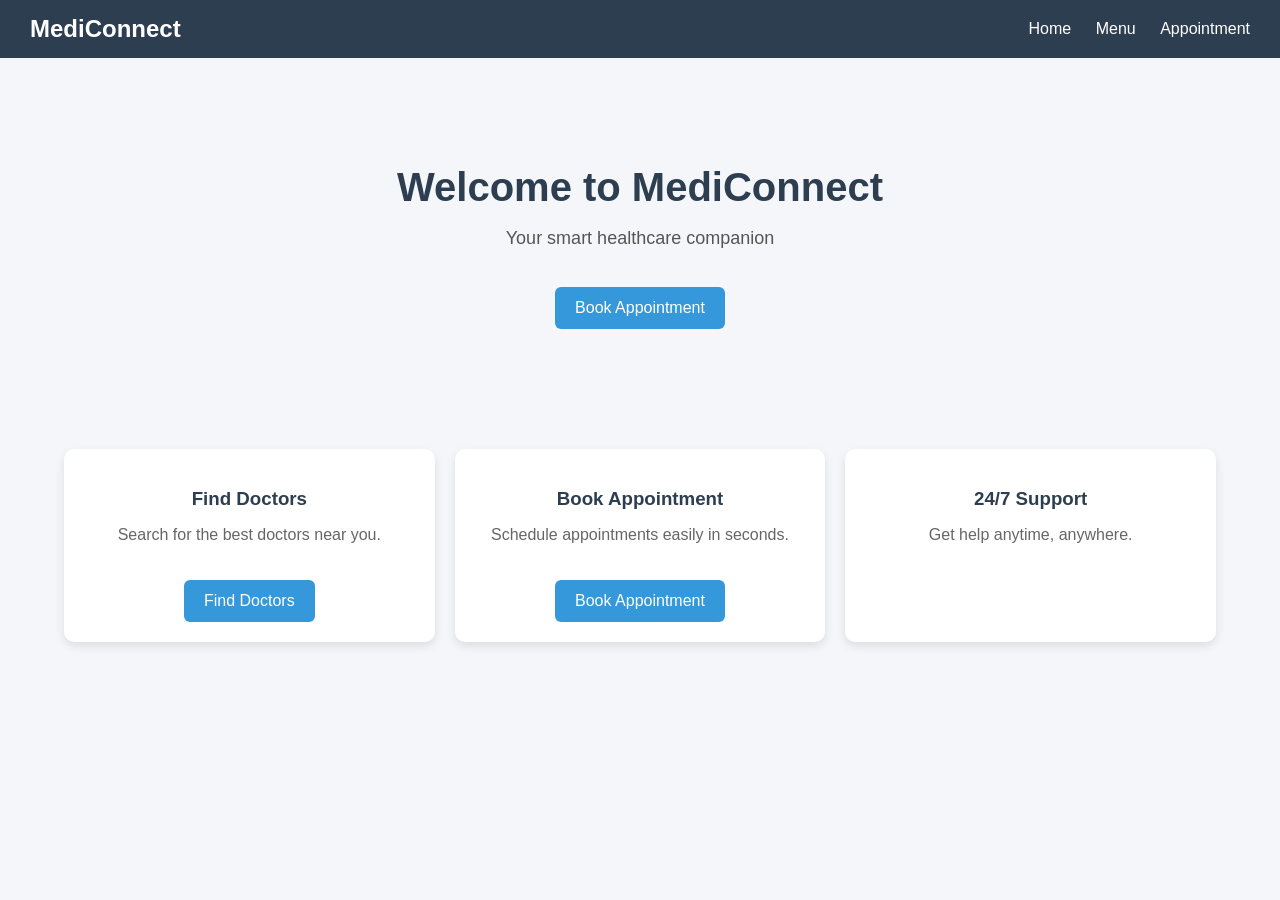
<file: index.html>
<!DOCTYPE html>
<html>
<head>
    <meta charset="UTF-8">
    <meta name="viewport" content="width=device-width, initial-scale=1.0">
    <title>MediConnect</title>

    <style>
        body {
            margin: 0;
            font-family: 'Segoe UI', sans-serif;
            background: #f4f6f9;
        }

        /* Navbar */
        nav {
            background: #2c3e50;
            padding: 15px 30px;
            display: flex;
            justify-content: space-between;
            align-items: center;
        }

        nav h2 {
            color: white;
            margin: 0;
        }

        nav a {
            color: white;
            margin-left: 20px;
            text-decoration: none;
            font-size: 16px;
            transition: 0.3s;
        }

        nav a:hover {
            color: #3498db;
        }

        /* Hero Section */
        .hero {
            text-align: center;
            padding: 80px 20px;
        }

        .hero h1 {
            font-size: 40px;
            margin-bottom: 10px;
            color: #2c3e50;
        }

        .hero p {
            font-size: 18px;
            color: #555;
        }

        /* Button */
        .btn {
            display: inline-block;
            margin-top: 20px;
            padding: 12px 20px;
            background: #3498db;
            color: white;
            border-radius: 6px;
            text-decoration: none;
            transition: 0.3s;
        }

        .btn:hover {
            background: #2980b9;
        }

        /* Cards */
        .container {
            width: 90%;
            margin: auto;
            margin-top: 40px;
            display: grid;
            grid-template-columns: repeat(auto-fit, minmax(250px, 1fr));
            gap: 20px;
        }

        .card {
            background: white;
            padding: 20px;
            border-radius: 10px;
            text-align: center;
            box-shadow: 0 4px 10px rgba(0,0,0,0.1);
        }

        .card h3 {
            margin-bottom: 10px;
            color: #2c3e50;
        }

        .card p {
            color: #666;
        }
    </style>
</head>

<body>

    <!-- Navbar -->
    <nav>
        <h2>MediConnect</h2>
        <div>
            <a href="login.html">Home</a>
            <a href="menu.html">Menu</a>
            <a href="appointment.html">Appointment</a>
        </div>
    </nav>

    <!-- Hero Section -->
    <div class="hero">
        <h1>Welcome to MediConnect</h1>
        <p>Your smart healthcare companion</p>
        <a href="appointment.html" class="btn">Book Appointment</a>
    </div>

    <!-- Cards Section -->
    <div class="container">
       <div class="card">
    <h3>Find Doctors</h3>
    <p>Search for the best doctors near you.</p>
    <a href="menu.html" class="btn">Find Doctors</a>
        </div>

        <div class="card">
            <h3>Book Appointment</h3>
            <p>Schedule appointments easily in seconds.</p>
            <a href="appointment.html" class="btn">Book Appointment</a>
        </div>

        <div class="card">
            <h3>24/7 Support</h3>
            <p>Get help anytime, anywhere.</p>
        </div>
    </div>

</body>
</html>
</file>
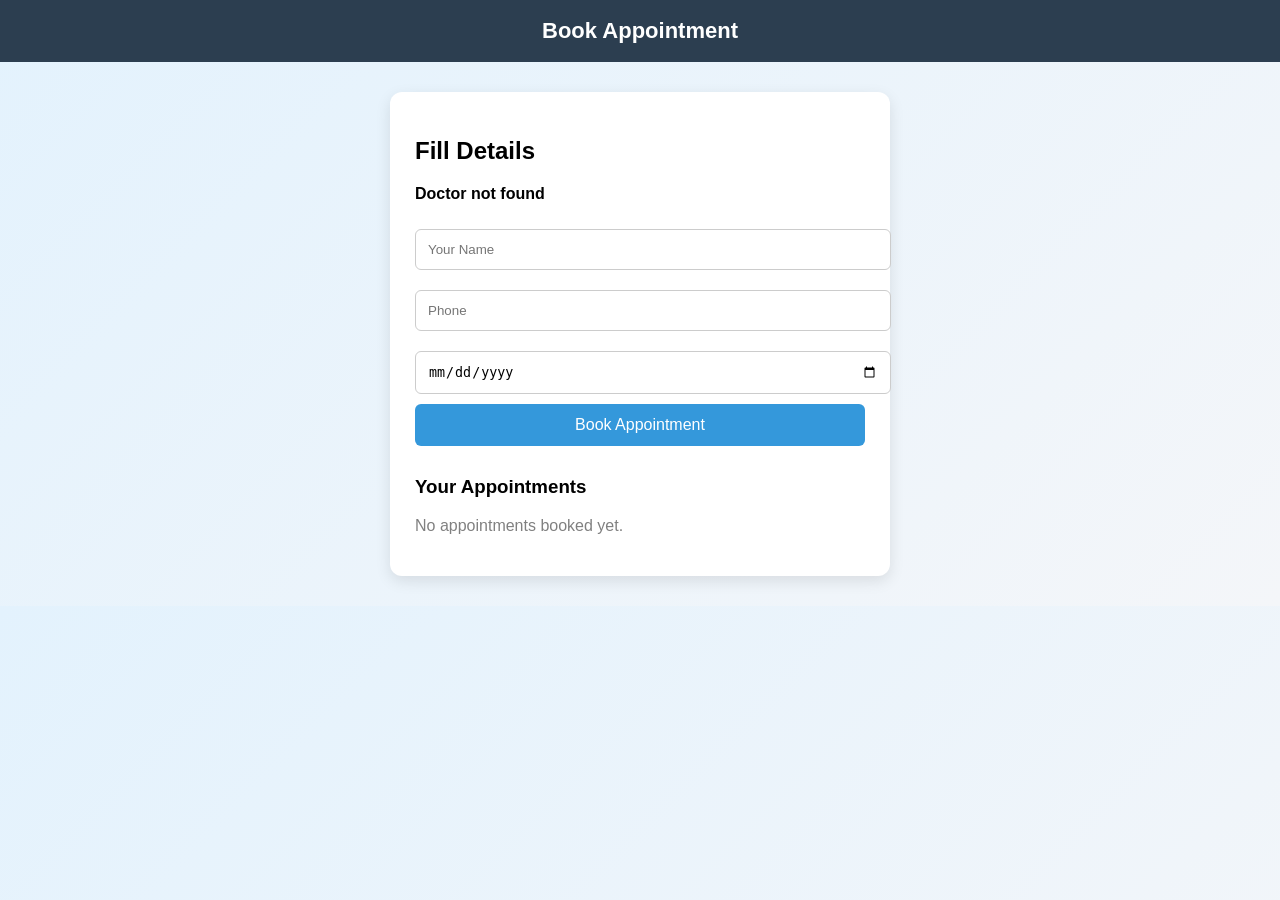
<file: appointment.html>
<!DOCTYPE html>
<html lang="en">
<head>
<meta charset="UTF-8">
<meta name="viewport" content="width=device-width, initial-scale=1.0">
<title>Book Appointment</title>

<style>
body {
    font-family: 'Segoe UI', sans-serif;
    margin: 0;
    background: linear-gradient(135deg, #e3f2fd, #f4f6f9);
}

/* Navbar */
.navbar {
    background: #2c3e50;
    padding: 18px;
    color: white;
    text-align: center;
    font-size: 22px;
    font-weight: bold;
}

/* Container */
.container {
    width: 90%;
    max-width: 500px;
    margin: 30px auto;
}

/* Card */
.card {
    background: white;
    padding: 25px;
    border-radius: 12px;
    box-shadow: 0 5px 15px rgba(0,0,0,0.1);
}

/* Inputs */
input {
    width: 100%;
    padding: 12px;
    margin: 10px 0;
    border-radius: 6px;
    border: 1px solid #ccc;
    transition: 0.2s;
}

input:focus {
    border-color: #3498db;
    outline: none;
}

/* Button */
button {
    width: 100%;
    background: #3498db;
    color: white;
    padding: 12px;
    border: none;
    border-radius: 6px;
    font-size: 16px;
    cursor: pointer;
    transition: 0.3s;
}

button:hover {
    background: #2980b9;
}

/* Appointment cards */
#appointments-list div {
    border: 1px solid #ddd;
    padding: 10px;
    border-radius: 8px;
    margin: 8px 0;
    background: #f9f9f9;
}

/* Popup */
.popup {
    position: fixed;
    top: 20px;
    right: 20px;
    padding: 15px 20px;
    border-radius: 8px;
    color: white;
    display: none;
}

.success { background: #2ecc71; }
.error   { background: #e74c3c; }

</style>
</head>

<body>

<div class="navbar">Book Appointment</div>

<div class="container">
    <div class="card">
        <h2>Fill Details</h2>

        <p id="doctor-info" style="font-weight: bold;"></p>

        <input type="text" id="name" placeholder="Your Name">
        <input type="text" id="phone" placeholder="Phone">
        <input type="date" id="date">

        <button onclick="bookAppointment()">Book Appointment</button>

        <div id="appointments-section" style="margin-top: 30px;">
            <h3>Your Appointments</h3>
            <div id="appointments-list"></div>
        </div>
    </div>
</div>

<!-- Popup -->
<div id="popup" class="popup"></div>

<script>

// Doctors data
const doctors = [
    { id: 1, name: "Dr. Ayesha Khan",  speciality: "Cardiologist",  city: "Mumbai" },
    { id: 2, name: "Dr. Rahul Sharma", speciality: "Dermatologist", city: "Thane" },
    { id: 3, name: "Dr. Priya Mehta",  speciality: "Pediatrician",  city: "Mumbai" },
    { id: 4, name: "Dr. Suresh Patil", speciality: "Orthopedic",    city: "Thane" }
];

// Get doctor from URL
const urlParams = new URLSearchParams(window.location.search);
const doctorId = parseInt(urlParams.get("id"));

const selectedDoctor = doctors.find(doc => doc.id === doctorId);

document.getElementById("doctor-info").textContent =
    selectedDoctor 
    ? `Booking for: ${selectedDoctor.name} (${selectedDoctor.speciality} - ${selectedDoctor.city})`
    : "Doctor not found";

// Popup function
function showPopup(message, type) {
    const popup = document.getElementById("popup");
    popup.textContent = message;
    popup.className = "popup " + type;
    popup.style.display = "block";

    setTimeout(() => {
        popup.style.display = "none";
    }, 3000);
}

// Load appointments
function loadAppointments() {
    const list = JSON.parse(localStorage.getItem("appointments")) || [];
    const container = document.getElementById("appointments-list");

    const filtered = list.filter(a => a.doctorId === doctorId);

    if (filtered.length === 0) {
        container.innerHTML = "<p style='color: gray;'>No appointments booked yet.</p>";
        return;
    }

    container.innerHTML = filtered.map(a => `
        <div>
            <p><b>Name:</b> ${a.name}</p>
            <p><b>Phone:</b> ${a.phone}</p>
            <p><b>Date:</b> ${a.date}</p>
        </div>
    `).join("");
}

// Book appointment
function bookAppointment() {

    // 🔐 Login check
    const isLoggedIn = localStorage.getItem("isLoggedIn");

    if (!isLoggedIn) {
        showPopup("❌ Please login first!", "error");
        return;
    }

    const name  = document.getElementById("name").value.trim();
    const phone = document.getElementById("phone").value.trim();
    const date  = document.getElementById("date").value;

    if (!name || !phone || !date) {
        showPopup("❌ Fill all fields!", "error");
        return;
    }

    if (!/^\d{10}$/.test(phone)) {
        showPopup("❌ Enter valid phone number!", "error");
        return;
    }

    const today = new Date().toISOString().split("T")[0];
    if (date < today) {
        showPopup("❌ Select future date!", "error");
        return;
    }

    const appointments = JSON.parse(localStorage.getItem("appointments")) || [];

    appointments.push({
        doctorId,
        name,
        phone,
        date
    });

    localStorage.setItem("appointments", JSON.stringify(appointments));

    showPopup("✅ Appointment booked!", "success");

    document.getElementById("name").value = "";
    document.getElementById("phone").value = "";
    document.getElementById("date").value = "";

    loadAppointments();
}

// Load on start
loadAppointments();

</script>

</body>
</html>
</file>
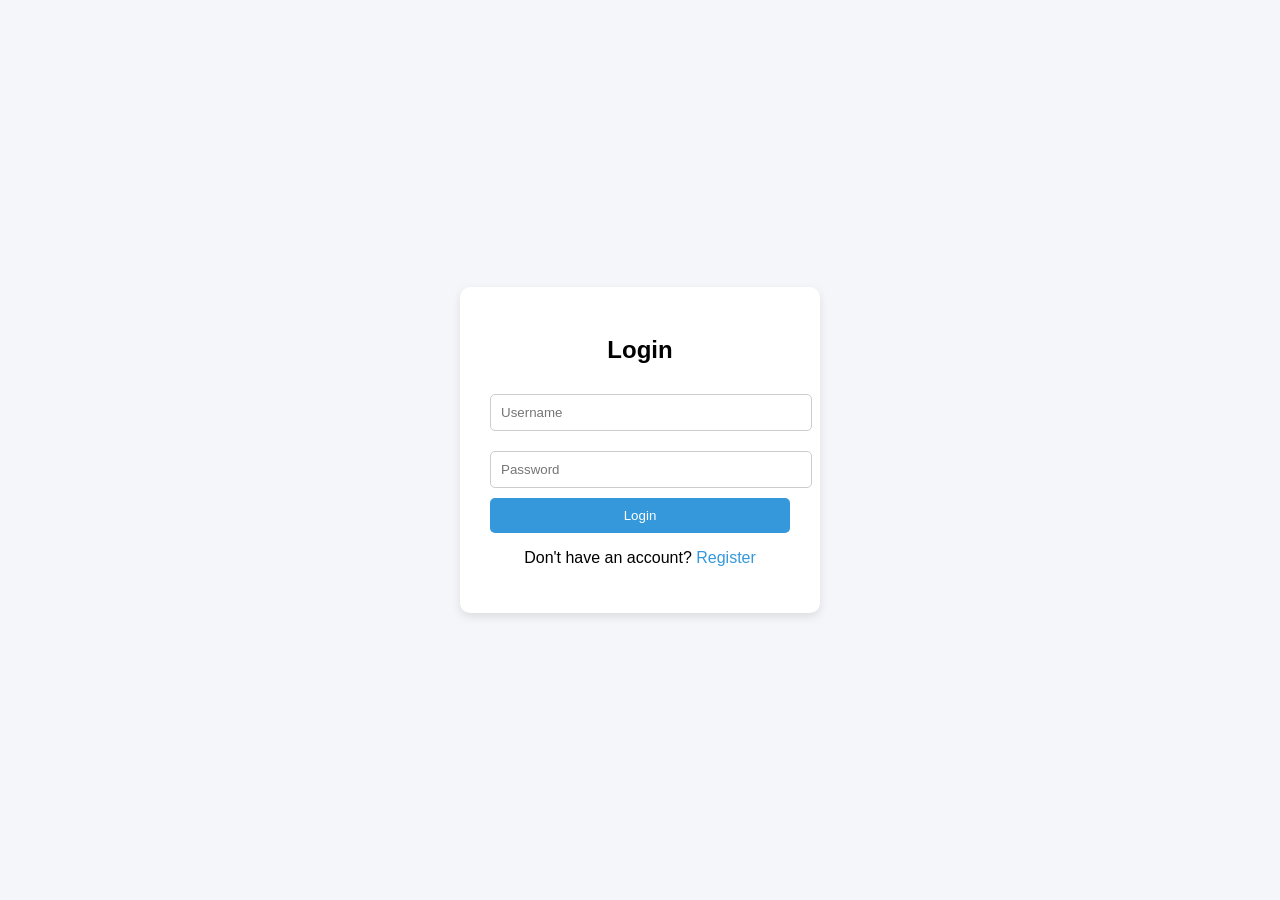
<file: login.html>
<!DOCTYPE html>
<html>
<head>
    <title>Login Page</title>
    <style>
        body {
            font-family: Arial, sans-serif;
            background: #f4f6f9;
            display: flex;
            justify-content: center;
            align-items: center;
            height: 100vh;
            margin: 0;
        }

        .login-box {
            background: white;
            padding: 30px;
            border-radius: 10px;
            box-shadow: 0 4px 10px rgba(0,0,0,0.1);
            width: 300px;
        }

        h2 {
            text-align: center;
            margin-bottom: 20px;
        }

        input {
            width: 100%;
            padding: 10px;
            margin: 10px 0;
            border-radius: 5px;
            border: 1px solid #ccc;
        }

        button {
            width: 100%;
            padding: 10px;
            background: #3498db;
            color: white;
            border: none;
            border-radius: 5px;
            cursor: pointer;
        }

        button:hover {
            background: #2980b9;
        }

        .link {
            text-align: center;
            margin-top: 10px;
        }

        .link a {
            text-decoration: none;
            color: #3498db;
        }
    </style>
</head>

<body>

<div class="login-box">
    <h2>Login</h2>

    <form onsubmit="loginUser(event)">
        <input type="text" placeholder="Username" required>
        <input type="password" placeholder="Password" required>
        <button type="submit">Login</button>
    </form>

    <div class="link">
        <p>Don't have an account? <a href="#">Register</a></p>
    </div>
</div>
<script>
function loginUser(event) {
    event.preventDefault(); // stop page reload

    // You can add validation here later
    const username = document.querySelector('input[type="text"]').value;
    const password = document.querySelector('input[type="password"]').value;

    if (username && password) {
        // ✅ THIS IS THE IMPORTANT LINE
        localStorage.setItem("isLoggedIn", "true");

        alert("Login successful!");

        // Redirect to home page
        window.location.href = "index.html";
    } else {
        alert("Please enter username and password");
    }
}
</script>
</body>
</html>
</file>
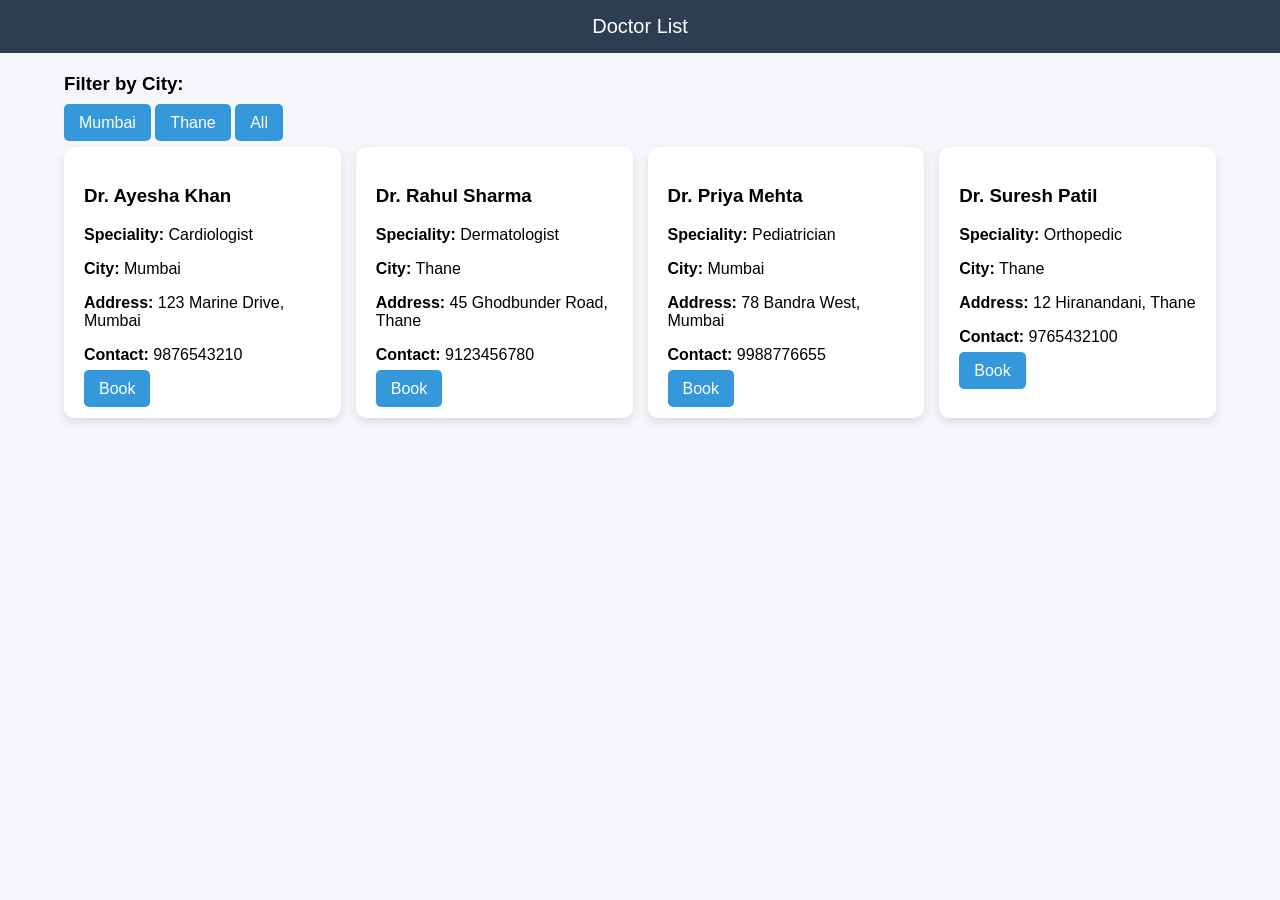
<file: menu.html>
<!DOCTYPE html>
<html lang="en">
<head>
    <meta charset="UTF-8">
    <meta name="viewport" content="width=device-width, initial-scale=1.0">
    <title>Doctor List</title>
    <link rel="stylesheet" href="style.css">
</head>
<body>

    <div class="navbar">Doctor List</div>

    <div class="container">
        <h3>Filter by City:</h3>
        <a class="btn" onclick="filterDoctors('Mumbai')">Mumbai</a>
        <a class="btn" onclick="filterDoctors('Thane')">Thane</a>
        <a class="btn" onclick="filterDoctors('All')">All</a>

        <div class="grid" id="doctor-grid">
            <!-- Doctors will be loaded here by JavaScript -->
        </div>
    </div>

    <script>
        // ✅ Add your doctors data here (replaces the database)
        const doctors = [
            {
                id: 1,
                name: "Dr. Ayesha Khan",
                speciality: "Cardiologist",
                city: "Mumbai",
                address: "123 Marine Drive, Mumbai",
                contact: "9876543210"
            },
            {
                id: 2,
                name: "Dr. Rahul Sharma",
                speciality: "Dermatologist",
                city: "Thane",
                address: "45 Ghodbunder Road, Thane",
                contact: "9123456780"
            },
            {
                id: 3,
                name: "Dr. Priya Mehta",
                speciality: "Pediatrician",
                city: "Mumbai",
                address: "78 Bandra West, Mumbai",
                contact: "9988776655"
            },
            {
                id: 4,
                name: "Dr. Suresh Patil",
                speciality: "Orthopedic",
                city: "Thane",
                address: "12 Hiranandani, Thane",
                contact: "9765432100"
            },
            // ✅ Add more doctors here...
        ];

        // Function to display doctors
        function displayDoctors(list) {
            const grid = document.getElementById("doctor-grid");

            // Show message if no doctors found
            if (list.length === 0) {
                grid.innerHTML = "<p>No doctors found for this city.</p>";
                return;
            }

            // Build doctor cards
            grid.innerHTML = list.map(doctor => `
                <div class="card">
                    <h3>${doctor.name}</h3>
                    <p><b>Speciality:</b> ${doctor.speciality}</p>
                    <p><b>City:</b> ${doctor.city}</p>
                    <p><b>Address:</b> ${doctor.address}</p>
                    <p><b>Contact:</b> ${doctor.contact}</p>
                    <a class="btn" href="appointment.html?id=${doctor.id}">Book</a>
                </div>
            `).join("");
        }

        // Function to filter by city
        function filterDoctors(city) {
            if (city === "All") {
                displayDoctors(doctors);
            } else {
                const filtered = doctors.filter(doc => doc.city === city);
                displayDoctors(filtered);
            }
        }

        // Load all doctors when page opens
        displayDoctors(doctors);
    </script>

</body>
</html>
</file>
<file: style.css>
body {
    font-family: 'Segoe UI', sans-serif;
    margin: 0;
    background: #f4f6f9;
}

/* Navbar */
.navbar {
    background: #2c3e50;
    padding: 15px;
    color: white;
    text-align: center;
    font-size: 20px;
}

/* Container */
.container {
    width: 90%;
    margin: auto;
    margin-top: 20px;
}

/* Card */
.card {
    background: white;
    padding: 20px;
    margin: 15px 0;
    border-radius: 10px;
    box-shadow: 0 4px 10px rgba(0,0,0,0.1);
}

/* Buttons */
button, .btn {
    background: #3498db;
    color: white;
    padding: 10px 15px;
    border: none;
    border-radius: 5px;
    text-decoration: none;
    cursor: pointer;
}

button:hover, .btn:hover {
    background: #2980b9;
}

/* Form */
input {
    width: 100%;
    padding: 10px;
    margin: 10px 0;
    border-radius: 5px;
    border: 1px solid #ccc;
}

/* Grid for doctors */
.grid {
    display: grid;
    grid-template-columns: repeat(auto-fit, minmax(250px, 1fr));
    gap: 15px;
}
</file>
